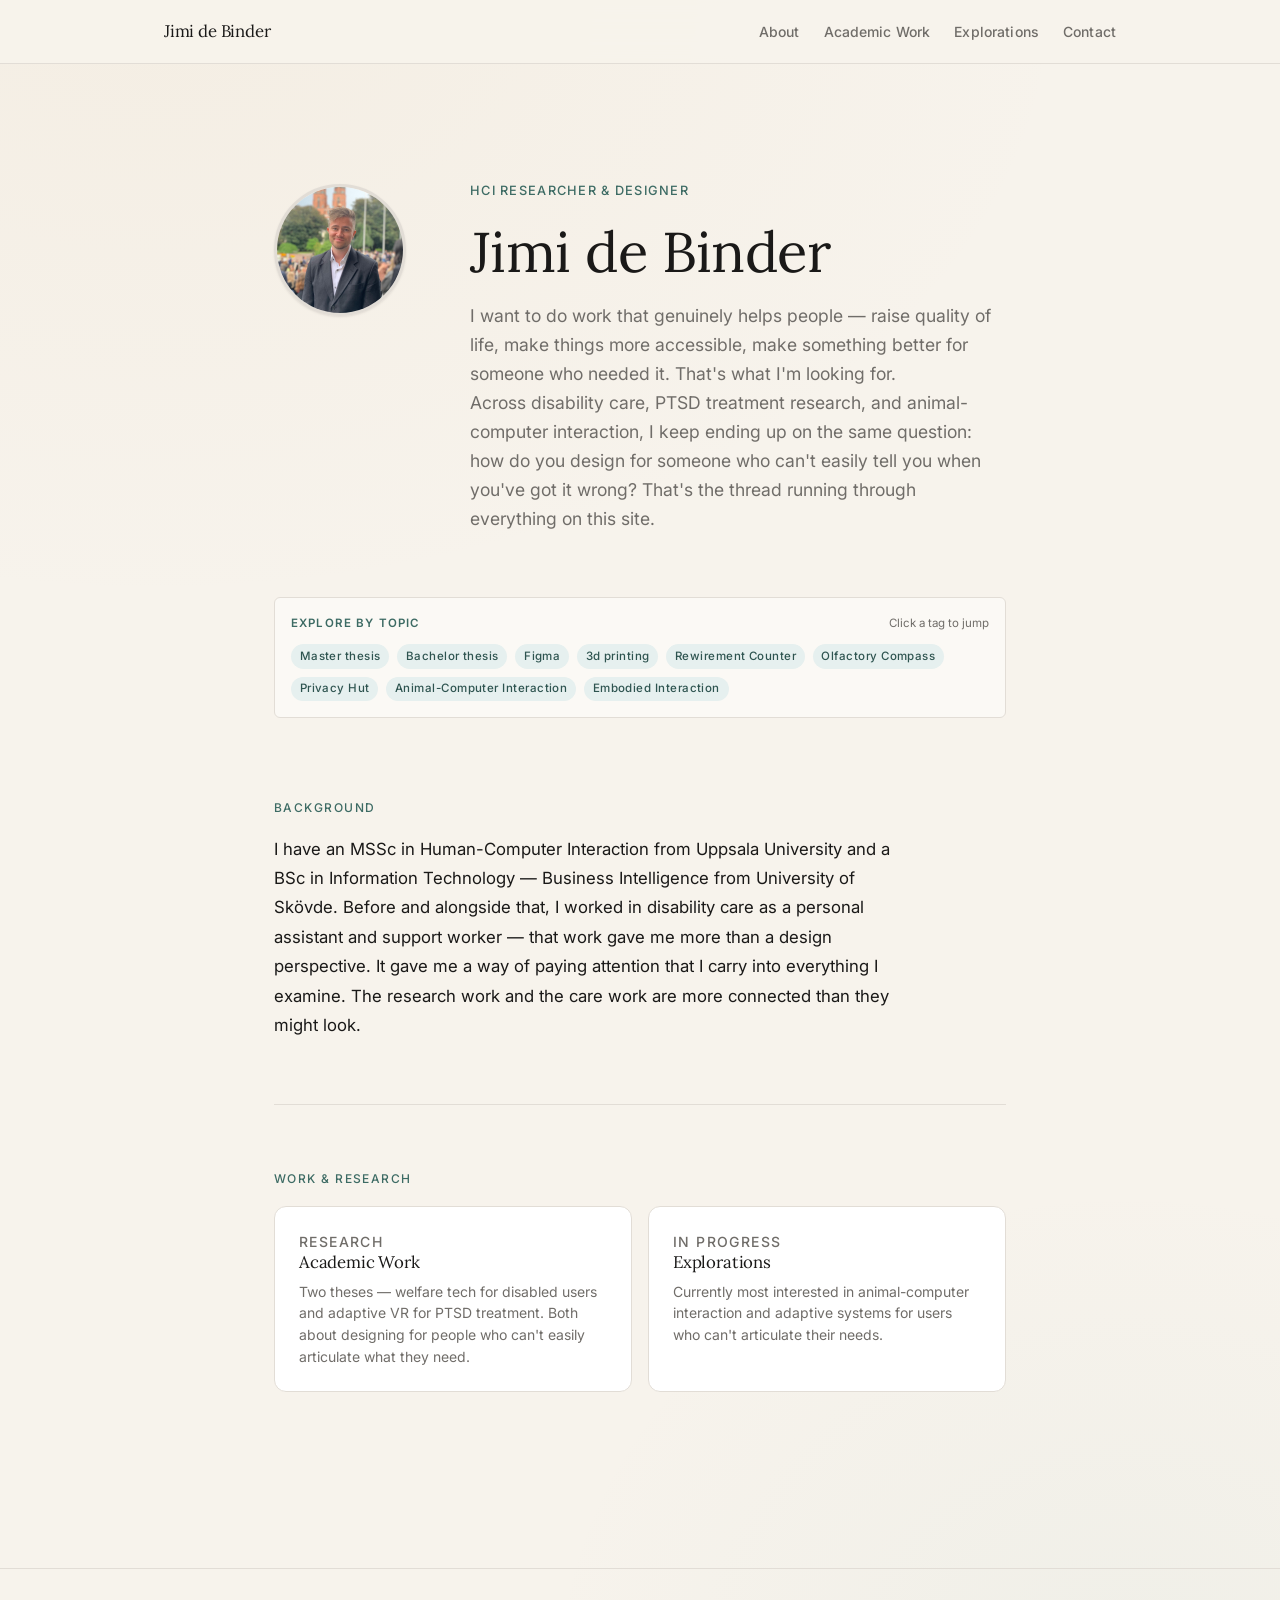
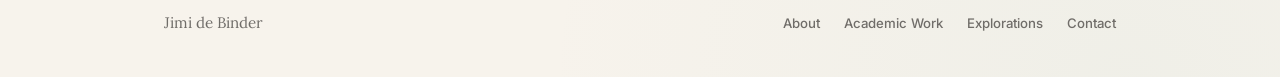
<file: index.html>
<!DOCTYPE html>
<html lang="en">
<head>
  <meta charset="UTF-8">
  <meta name="viewport" content="width=device-width, initial-scale=1.0">
  <title>Jimi de Binder — HCI & Interaction Design</title>
  <meta name="description" content="HCI graduate and interaction designer with a background in adaptive systems, assistive technology, and disability care. Looking for research roles.">
  <link rel="preconnect" href="https://fonts.googleapis.com">
  <link rel="preconnect" href="https://fonts.gstatic.com" crossorigin>
  <link href="https://fonts.googleapis.com/css2?family=Lora:ital,wght@0,400;0,500;0,600;1,400;1,500&family=Inter:wght@300;400;500;600&display=swap" rel="stylesheet">
  <link rel="stylesheet" href="styles.css">
</head>
<body>

  <nav class="site-nav">
    <div class="nav-inner">
      <a href="index.html" class="nav-logo">Jimi de Binder</a>
      <button class="nav-toggle" aria-label="Toggle navigation" aria-expanded="false">
        <span></span><span></span><span></span>
      </button>
      <ul class="nav-links">
        <li><a href="about.html">About</a></li>
        <li><a href="academic.html">Academic Work</a></li>
        <li><a href="explorations.html">Explorations</a></li>
        <li><a href="contact.html">Contact</a></li>
      </ul>
    </div>
  </nav>

  <main>
    <div class="container">

      <section class="hero">
        <div class="hero-photo-wrap">
          <img src="images/jimi.jpg" alt="Jimi de Binder" class="hero-photo">
          <p class="hero-photo-caption">Taken outside the building where the graduation ceremony was held in Uppsala, 2024.</p>
        </div>
        <div class="hero-text">
          <span class="hero-label">HCI researcher &amp; designer</span>
          <h1>Jimi de Binder</h1>
          <p class="hero-subtitle">I want to do work that genuinely helps people — raise quality of life, make things more accessible, make something better for someone who needed it. That's what I'm looking for.</p>
          <p class="hero-subtitle">Across disability care, PTSD treatment research, and animal-computer interaction, I keep ending up on the same question: how do you design for someone who can't easily tell you when you've got it wrong? That's the thread running through everything on this site.</p>
        </div>
      </section>

      <nav class="topic-nav" aria-label="Jump to topics">
        <div class="topic-nav-heading">
          <span class="topic-nav-label">Explore by topic</span>
          <span class="topic-nav-hint">Click a tag to jump</span>
        </div>
        <div class="topic-tags">
          <a href="academic.html#masters-thesis" class="tag">Master thesis</a>
          <a href="academic.html#bachelors-thesis" class="tag">Bachelor thesis</a>
          <a href="academic.html#figma" class="tag">Figma</a>
          <a href="explorations.html#sisu-compass" class="tag">3d printing</a>
          <a href="explorations.html#rewirement-counter" class="tag">Rewirement Counter</a>
          <a href="explorations.html#sisu-compass" class="tag">Olfactory Compass</a>
          <a href="explorations.html#animal-computer-interaction" class="tag">Privacy Hut</a>
          <a href="explorations.html#animal-computer-interaction" class="tag">Animal-Computer Interaction</a>
          <a href="academic.html#embodied-interaction" class="tag">Embodied Interaction</a>
        </div>
      </nav>

      <section class="section reveal">
        <span class="section-label">Background</span>
        <p style="font-size: 1.05rem; line-height: 1.75; max-width: 640px;">I have an MSSc in Human-Computer Interaction from Uppsala University and a BSc in Information Technology — Business Intelligence from University of Skövde. Before and alongside that, I worked in disability care as a personal assistant and support worker — that work gave me more than a design perspective. It gave me a way of paying attention that I carry into everything I examine. The research work and the care work are more connected than they might look.</p>
      </section>

      <section class="section reveal" style="transition-delay: 0.05s">
        <span class="section-label">Work &amp; Research</span>
        <div class="section-cards">
          <a href="academic.html" class="section-card">
            <p class="section-card-label">Research</p>
            <h3>Academic Work</h3>
            <p>Two theses — welfare tech for disabled users and adaptive VR for PTSD treatment. Both about designing for people who can't easily articulate what they need.</p>
          </a>
          <a href="explorations.html" class="section-card">
            <p class="section-card-label">In progress</p>
            <h3>Explorations</h3>
            <p>Currently most interested in animal-computer interaction and adaptive systems for users who can't articulate their needs.</p>
          </a>
        </div>
      </section>

    </div>
  </main>

  <footer class="site-footer">
    <div class="footer-inner">
      <span class="footer-name">Jimi de Binder</span>
      <ul class="footer-links">
        <li><a href="about.html">About</a></li>
        <li><a href="academic.html">Academic Work</a></li>
        <li><a href="explorations.html">Explorations</a></li>
        <li><a href="contact.html">Contact</a></li>
      </ul>
    </div>
  </footer>

  <script src="script.js"></script>
</body>
</html>
</file>
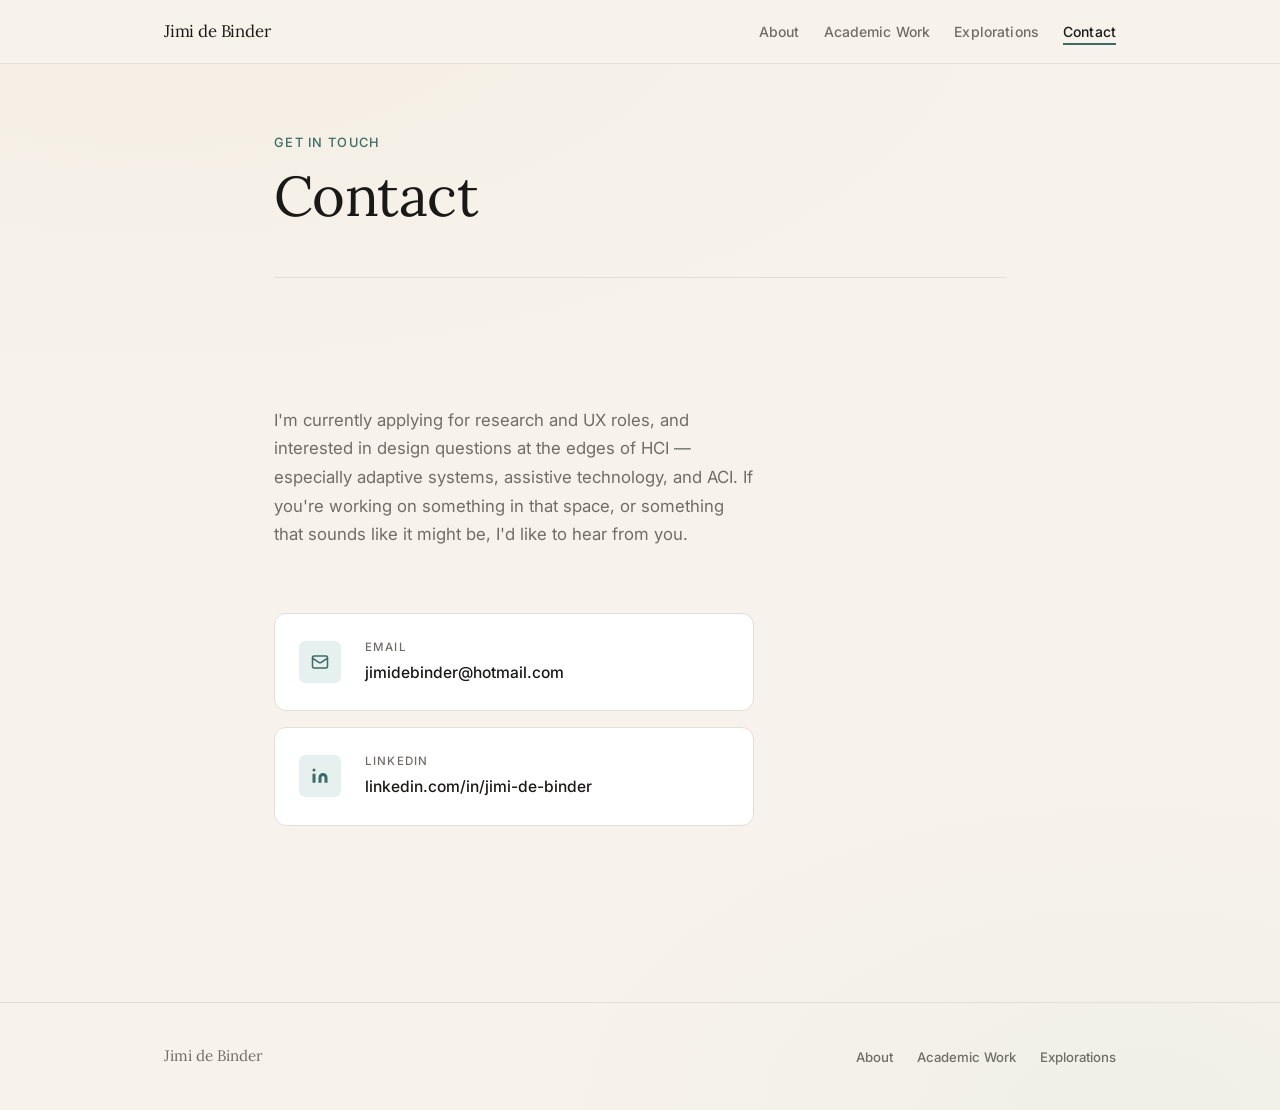
<file: contact.html>
<!DOCTYPE html>
<html lang="en">
<head>
  <meta charset="UTF-8">
  <meta name="viewport" content="width=device-width, initial-scale=1.0">
  <title>Contact — Jimi de Binder</title>
  <meta name="description" content="Get in touch with Jimi de Binder, HCI researcher and interaction designer.">
  <link rel="preconnect" href="https://fonts.googleapis.com">
  <link rel="preconnect" href="https://fonts.gstatic.com" crossorigin>
  <link href="https://fonts.googleapis.com/css2?family=Lora:ital,wght@0,400;0,500;0,600;1,400;1,500&family=Inter:wght@300;400;500;600&display=swap" rel="stylesheet">
  <link rel="stylesheet" href="styles.css">
</head>
<body>

  <nav class="site-nav">
    <div class="nav-inner">
      <a href="index.html" class="nav-logo">Jimi de Binder</a>
      <button class="nav-toggle" aria-label="Toggle navigation" aria-expanded="false">
        <span></span><span></span><span></span>
      </button>
      <ul class="nav-links">
        <li><a href="about.html">About</a></li>
        <li><a href="academic.html">Academic Work</a></li>
        <li><a href="explorations.html">Explorations</a></li>
        <li><a href="contact.html">Contact</a></li>
      </ul>
    </div>
  </nav>

  <main>
    <div class="container">

      <header class="page-header">
        <span class="page-header-label">Get in touch</span>
        <h1>Contact</h1>
      </header>

      <section class="section">
        <p class="contact-intro">I'm currently applying for research and UX roles, and interested in design questions at the edges of HCI — especially adaptive systems, assistive technology, and ACI. If you're working on something in that space, or something that sounds like it might be, I'd like to hear from you.</p>

        <div class="contact-links reveal">

          <a href="mailto:jimidebinder@hotmail.com" class="contact-link">
            <span class="contact-icon" aria-hidden="true">
              <svg viewBox="0 0 24 24" fill="none" stroke="currentColor" stroke-width="2" stroke-linecap="round" stroke-linejoin="round" aria-hidden="true">
                <rect x="2" y="4" width="20" height="16" rx="2"/>
                <path d="m22 7-8.97 5.7a1.94 1.94 0 0 1-2.06 0L2 7"/>
              </svg>
            </span>
            <span class="contact-link-text">
              <span class="contact-link-label">Email</span>
              <span class="contact-link-value">jimidebinder@hotmail.com</span>
            </span>
          </a>

          <a href="https://www.linkedin.com/in/jimi-de-binder-7b1638155/" class="contact-link" target="_blank" rel="noopener noreferrer">
            <span class="contact-icon" aria-hidden="true">
              <svg viewBox="0 0 24 24" fill="currentColor" aria-hidden="true">
                <path d="M16 8a6 6 0 0 1 6 6v7h-4v-7a2 2 0 0 0-2-2 2 2 0 0 0-2 2v7h-4v-7a6 6 0 0 1 6-6z"/>
                <rect x="2" y="9" width="4" height="12"/>
                <circle cx="4" cy="4" r="2"/>
              </svg>
            </span>
            <span class="contact-link-text">
              <span class="contact-link-label">LinkedIn</span>
              <span class="contact-link-value">linkedin.com/in/jimi-de-binder</span>
            </span>
          </a>

        </div>
      </section>

    </div>
  </main>

  <footer class="site-footer">
    <div class="footer-inner">
      <span class="footer-name">Jimi de Binder</span>
      <ul class="footer-links">
        <li><a href="about.html">About</a></li>
        <li><a href="academic.html">Academic Work</a></li>
        <li><a href="explorations.html">Explorations</a></li>
      </ul>
    </div>
  </footer>

  <script src="script.js"></script>
</body>
</html>
</file>
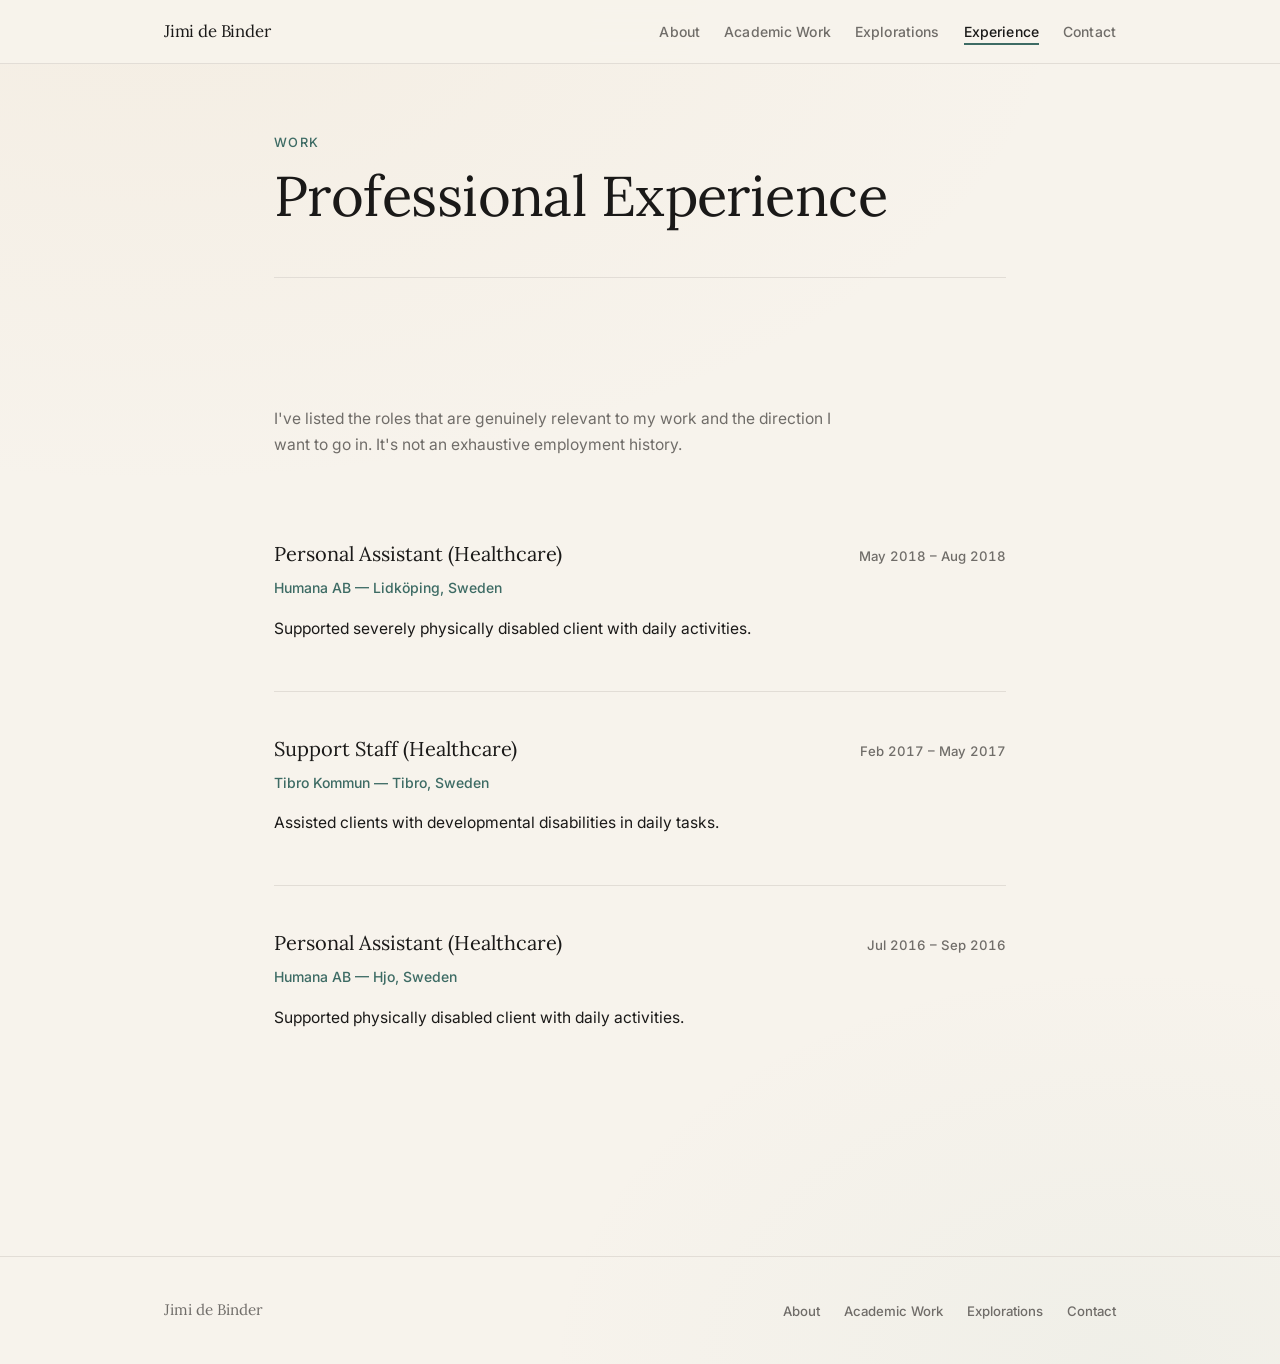
<file: experience.html>
<!DOCTYPE html>
<html lang="en">
<head>
  <meta charset="UTF-8">
  <meta name="viewport" content="width=device-width, initial-scale=1.0">
  <title>Experience — Jimi de Binder</title>
  <meta name="description" content="Professional experience of Jimi de Binder: disability care, personal assistance, and support work.">
  <link rel="preconnect" href="https://fonts.googleapis.com">
  <link rel="preconnect" href="https://fonts.gstatic.com" crossorigin>
  <link href="https://fonts.googleapis.com/css2?family=Lora:ital,wght@0,400;0,500;0,600;1,400;1,500&family=Inter:wght@300;400;500;600&display=swap" rel="stylesheet">
  <link rel="stylesheet" href="styles.css">
</head>
<body>

  <nav class="site-nav">
    <div class="nav-inner">
      <a href="index.html" class="nav-logo">Jimi de Binder</a>
      <button class="nav-toggle" aria-label="Toggle navigation" aria-expanded="false">
        <span></span><span></span><span></span>
      </button>
      <ul class="nav-links">
        <li><a href="about.html">About</a></li>
        <li><a href="academic.html">Academic Work</a></li>
        <li><a href="explorations.html">Explorations</a></li>
        <li><a href="experience.html">Experience</a></li>
        <li><a href="contact.html">Contact</a></li>
      </ul>
    </div>
  </nav>

  <main>
    <div class="container">

      <header class="page-header">
        <span class="page-header-label">Work</span>
        <h1>Professional Experience</h1>
      </header>

      <section class="section">
        <p style="font-size: 0.975rem; color: var(--color-text-muted); margin-bottom: var(--space-lg); max-width: 560px; line-height: 1.65;">I've listed the roles that are genuinely relevant to my work and the direction I want to go in. It's not an exhaustive employment history.</p>
        <div class="experience-list">

          <div class="experience-item reveal">
            <div class="experience-header">
              <span class="experience-role">Personal Assistant (Healthcare)</span>
              <span class="experience-period">May 2018 – Aug 2018</span>
            </div>
            <p class="experience-org">Humana AB &mdash; Lidköping, Sweden</p>
            <div class="experience-description">
              <p>Supported severely physically disabled client with daily activities.</p>
            </div>
          </div>

          <div class="experience-item reveal" style="transition-delay: 0.05s">
            <div class="experience-header">
              <span class="experience-role">Support Staff (Healthcare)</span>
              <span class="experience-period">Feb 2017 – May 2017</span>
            </div>
            <p class="experience-org">Tibro Kommun &mdash; Tibro, Sweden</p>
            <div class="experience-description">
              <p>Assisted clients with developmental disabilities in daily tasks.</p>
            </div>
          </div>

          <div class="experience-item reveal" style="transition-delay: 0.08s">
            <div class="experience-header">
              <span class="experience-role">Personal Assistant (Healthcare)</span>
              <span class="experience-period">Jul 2016 – Sep 2016</span>
            </div>
            <p class="experience-org">Humana AB &mdash; Hjo, Sweden</p>
            <div class="experience-description">
              <p>Supported physically disabled client with daily activities.</p>
            </div>
          </div>

        </div>
      </section>

    </div>
  </main>

  <footer class="site-footer">
    <div class="footer-inner">
      <span class="footer-name">Jimi de Binder</span>
      <ul class="footer-links">
        <li><a href="about.html">About</a></li>
        <li><a href="academic.html">Academic Work</a></li>
        <li><a href="explorations.html">Explorations</a></li>
        <li><a href="contact.html">Contact</a></li>
      </ul>
    </div>
  </footer>

  <script src="script.js"></script>
</body>
</html>
</file>
<file: styles.css>
@import url('https://fonts.googleapis.com/css2?family=Lora:ital,wght@0,400;0,500;0,600;1,400;1,500&family=Inter:wght@300;400;500;600&display=swap');

/* ===== CUSTOM PROPERTIES ===== */
:root {
  --color-bg: #F7F3EC;
  --color-surface: #FFFFFF;
  --color-text: #1A1918;
  --color-text-muted: #706D69;
  --color-accent: #3D6B64;
  --color-accent-dark: #2E5450;
  --color-accent-light: #E6F0EF;
  --color-border: #E2DDD6;
  --color-nav-bg: rgba(247, 243, 236, 0.96);

  --font-display: 'Lora', Georgia, serif;
  --font-body: 'Inter', system-ui, -apple-system, sans-serif;

  --space-xs: 0.5rem;
  --space-sm: 1rem;
  --space-md: 1.5rem;
  --space-lg: 2.5rem;
  --space-xl: 4rem;
  --space-2xl: 7rem;

  --max-width: 780px;
  --nav-height: 64px;

  --radius-sm: 6px;
  --radius-md: 12px;

  --transition-fast: 150ms ease;
  --transition-base: 250ms ease;
  --transition-slow: 450ms ease;

  --shadow-sm: 0 1px 3px rgba(26, 25, 24, 0.06), 0 1px 2px rgba(26, 25, 24, 0.04);
  --shadow-md: 0 4px 16px rgba(26, 25, 24, 0.09), 0 2px 4px rgba(26, 25, 24, 0.05);
}

/* ===== RESET ===== */
*, *::before, *::after {
  box-sizing: border-box;
  margin: 0;
  padding: 0;
}

html {
  scroll-behavior: smooth;
  font-size: 16px;
}

body {
  font-family: var(--font-body);
  background-color: var(--color-bg);
  background-image:
    radial-gradient(ellipse 110% 55% at 12% 0%, rgba(215, 185, 140, 0.09) 0%, transparent 65%),
    radial-gradient(ellipse 70% 45% at 88% 100%, rgba(140, 185, 175, 0.07) 0%, transparent 65%);
  color: var(--color-text);
  line-height: 1.7;
  -webkit-font-smoothing: antialiased;
  -moz-osx-font-smoothing: grayscale;
}

::selection {
  background: var(--color-accent-light);
  color: var(--color-accent-dark);
}

:focus-visible {
  outline: 2px solid var(--color-accent);
  outline-offset: 3px;
  border-radius: 3px;
}

/* ===== TYPOGRAPHY ===== */
h1, h2, h3, h4 {
  font-family: var(--font-display);
  font-weight: 400;
  line-height: 1.2;
  letter-spacing: -0.01em;
  text-rendering: optimizeLegibility;
}

h1 { font-size: clamp(2.2rem, 5.5vw, 3.5rem); }
h2 { font-size: clamp(1.5rem, 3vw, 2rem); }
h3 { font-size: clamp(1.1rem, 2vw, 1.4rem); }
h4 { font-size: 1.05rem; }

p {
  margin-bottom: var(--space-sm);
}

p:last-child {
  margin-bottom: 0;
}

a {
  color: var(--color-accent);
  text-decoration: none;
  transition: color var(--transition-fast);
}

a:hover {
  color: var(--color-accent-dark);
}

/* ===== LAYOUT ===== */
.container {
  max-width: var(--max-width);
  margin: 0 auto;
  padding: 0 var(--space-md);
}

main {
  padding-bottom: var(--space-2xl);
  min-height: calc(100vh - var(--nav-height) - 160px);
}

/* ===== NAVIGATION ===== */
.site-nav {
  position: sticky;
  top: 0;
  z-index: 100;
  background: var(--color-nav-bg);
  backdrop-filter: blur(14px);
  -webkit-backdrop-filter: blur(14px);
  border-bottom: 1px solid var(--color-border);
  height: var(--nav-height);
}

.nav-inner {
  display: flex;
  align-items: center;
  justify-content: space-between;
  height: 100%;
  max-width: 1000px;
  margin: 0 auto;
  padding: 0 var(--space-md);
}

.nav-logo {
  font-family: var(--font-display);
  font-size: 1.05rem;
  font-weight: 400;
  color: var(--color-text);
  letter-spacing: -0.01em;
  transition: color var(--transition-fast);
}

.nav-logo:hover {
  color: var(--color-accent);
}

.nav-links {
  display: flex;
  list-style: none;
  gap: var(--space-md);
}

.nav-links a {
  font-size: 0.875rem;
  font-weight: 500;
  color: var(--color-text-muted);
  letter-spacing: 0.01em;
  padding-bottom: 3px;
  border-bottom: 2px solid transparent;
  transition: color var(--transition-fast), border-color var(--transition-fast);
}

.nav-links a:hover {
  color: var(--color-text);
  border-bottom-color: var(--color-border);
}

.nav-links a.active {
  color: var(--color-text);
  border-bottom-color: var(--color-accent);
}

/* Mobile nav */
.nav-toggle {
  display: none;
  flex-direction: column;
  justify-content: center;
  background: none;
  border: none;
  cursor: pointer;
  padding: var(--space-xs);
  color: var(--color-text);
  gap: 5px;
}

.nav-toggle span {
  display: block;
  width: 22px;
  height: 2px;
  background: currentColor;
  border-radius: 2px;
  transition: transform var(--transition-base), opacity var(--transition-base);
}

.nav-toggle[aria-expanded="true"] span:nth-child(1) {
  transform: translateY(7px) rotate(45deg);
}

.nav-toggle[aria-expanded="true"] span:nth-child(2) {
  opacity: 0;
}

.nav-toggle[aria-expanded="true"] span:nth-child(3) {
  transform: translateY(-7px) rotate(-45deg);
}

@media (max-width: 640px) {
  .nav-toggle {
    display: flex;
  }

  .nav-links {
    display: none;
    position: absolute;
    top: var(--nav-height);
    left: 0;
    right: 0;
    background: var(--color-bg);
    border-bottom: 1px solid var(--color-border);
    flex-direction: column;
    padding: var(--space-sm) var(--space-md) var(--space-md);
    gap: var(--space-sm);
    box-shadow: 0 8px 24px rgba(26, 25, 24, 0.06);
  }

  .nav-links.open {
    display: flex;
  }

  .nav-links a {
    font-size: 1rem;
    padding: var(--space-xs) 0;
  }
}

/* ===== HERO (landing page) ===== */
.hero {
  display: flex;
  align-items: flex-start;
  gap: var(--space-xl);
  padding: var(--space-2xl) 0 var(--space-xl);
  animation: fadeUp 0.7s ease forwards;
}

.hero-photo-wrap {
  flex-shrink: 0;
  position: relative;
}

.hero-photo {
  width: 132px;
  height: 132px;
  border-radius: 50%;
  object-fit: cover;
  object-position: center top;
  display: block;
  border: 3px solid var(--color-border);
  box-shadow: var(--shadow-sm);
  margin-top: 0.5rem;
  transform: scale(1);
  transition: transform 1.5s ease-out;
}

.hero-photo-wrap:hover .hero-photo {
  transform: scale(1.175);
  transition: transform 0.3s ease-out;
}

.hero-photo-caption {
  position: absolute;
  top: calc(100% + 0.5rem);
  left: 50%;
  transform: translateX(-50%);
  width: 180px;
  text-align: center;
  font-size: 0.7rem;
  line-height: 1.45;
  color: var(--color-text-muted);
  opacity: 0;
  pointer-events: none;
  transition: opacity 1.5s ease-out;
}

.hero-photo-wrap:hover .hero-photo-caption {
  opacity: 1;
  transition: opacity 0.3s ease-out;
}

@media (hover: none) {
  .hero-photo-caption { display: none; }
}

@keyframes textPulse {
  0%   { transform: scale(1); opacity: 1; }
  35%  { transform: scale(1.015); opacity: 0.78; }
  100% { transform: scale(1); opacity: 1; }
}

.hero-photo-wrap:hover + .hero-text .hero-label,
.hero-photo-wrap:hover + .hero-text h1 {
  animation: textPulse 0.55s ease-out forwards;
}

.hero-text {
  flex: 1;
}

@media (max-width: 520px) {
  .hero {
    flex-direction: column;
    gap: var(--space-md);
  }

  .hero-photo {
    width: 90px;
    height: 90px;
    margin-top: 0;
  }

  .hero-photo-caption {
    width: 130px;
  }
}

@keyframes fadeUp {
  from { opacity: 0; transform: translateY(14px); }
  to   { opacity: 1; transform: translateY(0); }
}

.hero-label {
  display: inline-block;
  font-size: 0.8rem;
  font-weight: 500;
  letter-spacing: 0.1em;
  text-transform: uppercase;
  color: var(--color-accent);
  margin-bottom: var(--space-sm);
}

.hero h1 {
  margin-bottom: var(--space-sm);
}

.hero-subtitle {
  font-size: clamp(0.975rem, 2vw, 1.1rem);
  color: var(--color-text-muted);
  max-width: 560px;
  line-height: 1.65;
  margin-bottom: 0;
}

/* ===== PAGE HEADER ===== */
.page-header {
  padding: var(--space-xl) 0 var(--space-lg);
  border-bottom: 1px solid var(--color-border);
  margin-bottom: var(--space-xl);
  animation: fadeUp 0.7s ease forwards;
}

.page-header-label {
  display: inline-block;
  font-size: 0.8rem;
  font-weight: 500;
  letter-spacing: 0.1em;
  text-transform: uppercase;
  color: var(--color-accent);
  margin-bottom: var(--space-xs);
}

.page-header h1 {
  margin-bottom: var(--space-xs);
}

.page-header .lead {
  color: var(--color-text-muted);
  font-size: 1.05rem;
  max-width: 560px;
  line-height: 1.65;
  margin: 0;
}

/* ===== SECTIONS ===== */
.section {
  padding: var(--space-xl) 0;
}

.section + .section {
  border-top: 1px solid var(--color-border);
}

.section-label {
  display: block;
  font-size: 0.75rem;
  font-weight: 500;
  letter-spacing: 0.12em;
  text-transform: uppercase;
  color: var(--color-accent);
  margin-bottom: var(--space-sm);
}

.topic-nav {
  padding: var(--space-sm);
  margin-bottom: var(--space-sm);
  background: rgba(255, 255, 255, 0.52);
  border: 1px solid var(--color-border);
  border-radius: var(--radius-sm);
}

.topic-nav-heading {
  display: flex;
  align-items: baseline;
  justify-content: space-between;
  gap: var(--space-sm);
  margin-bottom: 0.65rem;
}

.topic-nav-label {
  font-size: 0.72rem;
  font-weight: 600;
  letter-spacing: 0.1em;
  text-transform: uppercase;
  color: var(--color-accent);
}

.topic-nav-hint {
  font-size: 0.72rem;
  color: var(--color-text-muted);
}

.topic-tags {
  display: flex;
  flex-wrap: wrap;
  gap: 0.5rem;
}

.topic-tags .tag {
  cursor: pointer;
  transition: background var(--transition-fast), color var(--transition-fast), transform var(--transition-fast);
}

.topic-tags .tag:hover {
  background: var(--color-accent);
  color: #fff;
  transform: translateY(-1px);
}

.anchor-target {
  scroll-margin-top: calc(var(--nav-height) + var(--space-sm));
}

/* ===== SCROLL REVEAL ===== */
.reveal {
  opacity: 0;
  transform: translateY(18px);
  transition: opacity var(--transition-slow), transform var(--transition-slow);
}

.reveal.visible {
  opacity: 1;
  transform: translateY(0);
}

/* ===== LANDING PAGE SECTION CARDS ===== */
.section-cards {
  display: grid;
  grid-template-columns: repeat(auto-fit, minmax(200px, 1fr));
  gap: var(--space-sm);
  margin-top: var(--space-sm);
}

.section-card {
  display: block;
  background: var(--color-surface);
  border: 1px solid var(--color-border);
  border-radius: var(--radius-md);
  padding: var(--space-md) var(--space-md) var(--space-md);
  color: var(--color-text);
  transition: box-shadow var(--transition-base), transform var(--transition-base), border-color var(--transition-base);
}

.section-card:hover {
  box-shadow: var(--shadow-md);
  transform: translateY(-2px);
  border-color: var(--color-accent);
  color: var(--color-text);
}

.section-card-label {
  font-size: 0.72rem;
  font-weight: 500;
  letter-spacing: 0.1em;
  text-transform: uppercase;
  color: var(--color-accent);
  margin-bottom: 0.35em;
}

.section-card h3 {
  font-size: 1.05rem;
  margin-bottom: 0.5rem;
  color: var(--color-text);
}

.section-card p {
  font-size: 0.875rem;
  color: var(--color-text-muted);
  line-height: 1.55;
  margin: 0;
}

/* ===== ABOUT PAGE ===== */
.about-hero {
  display: flex;
  gap: var(--space-xl);
  align-items: flex-start;
  padding: var(--space-xl) 0 var(--space-lg);
  border-bottom: 1px solid var(--color-border);
  animation: fadeUp 0.7s ease forwards;
}

.about-photo {
  width: 155px;
  height: 195px;
  object-fit: cover;
  object-position: center top;
  border-radius: var(--radius-md);
  flex-shrink: 0;
  border: 1px solid var(--color-border);
}

.about-hero-text {
  padding-top: var(--space-xs);
}

.about-hero-text h1 {
  margin-bottom: var(--space-sm);
}

.about-hero-text .lead {
  font-size: 1.05rem;
  color: var(--color-text-muted);
  line-height: 1.65;
  margin: 0;
}

@media (max-width: 520px) {
  .about-hero {
    flex-direction: column;
    gap: var(--space-md);
  }

  .about-photo {
    width: 120px;
    height: 150px;
  }
}

.about-section-text {
  font-size: 1rem;
  line-height: 1.75;
}

.about-section-text p {
  margin-bottom: var(--space-sm);
}

/* Image grid for about page */
.image-grid {
  display: grid;
  grid-template-columns: repeat(2, 1fr);
  gap: var(--space-sm);
  margin-top: var(--space-md);
}

.image-grid-cell {
  overflow: hidden;
  border-radius: var(--radius-md);
  border: 1px solid var(--color-border);
}

.image-grid img {
  width: 100%;
  aspect-ratio: 4 / 3;
  object-fit: cover;
  display: block;
  cursor: zoom-in;
  transform: scale(1);
  transition: transform 1.5s ease-out;
}

.image-grid-cell:hover img {
  transform: scale(1.22);
  transition: transform 0.3s ease-out;
}

.customer-journey-gallery .image-grid-cell:hover img {
  transform: none;
}

@media (hover: none) {
  .image-grid-cell:hover img {
    transform: none;
  }
}

.image-placeholder {
  aspect-ratio: 4 / 3;
  background: var(--color-accent-light);
  border: 1px dashed var(--color-border);
  border-radius: var(--radius-md);
  display: flex;
  align-items: center;
  justify-content: center;
  color: var(--color-text-muted);
  font-size: 0.8rem;
  font-style: italic;
}

/* ===== THESIS CARDS ===== */
.thesis-list {
  display: flex;
  flex-direction: column;
  gap: var(--space-lg);
}

.thesis-card {
  width: 100%;
  box-sizing: border-box;
  background: var(--color-surface);
  border: 1px solid var(--color-border);
  border-top: 4px solid var(--color-accent);
  border-radius: var(--radius-md);
  padding: var(--space-lg);
  transition: box-shadow var(--transition-base), transform var(--transition-base);
}

.thesis-card:hover {
  box-shadow: var(--shadow-md);
  transform: translateY(-2px);
}

.thesis-tags {
  display: flex;
  gap: 0.5rem;
  flex-wrap: wrap;
  margin-bottom: var(--space-md);
}

/* First tag (Master's / Bachelor's Thesis) rendered as a solid badge */
.thesis-tags .tag:first-child {
  background: var(--color-accent);
  color: #fff;
  font-weight: 600;
  letter-spacing: 0.05em;
}

.tag {
  display: inline-flex;
  align-items: center;
  font-size: 0.72rem;
  font-weight: 500;
  letter-spacing: 0.04em;
  padding: 0.22em 0.75em;
  border-radius: 100px;
  background: var(--color-accent-light);
  color: var(--color-accent-dark);
}

.thesis-card h3 {
  margin-bottom: 0.35rem;
  line-height: 1.3;
}

.thesis-institution {
  font-size: 0.875rem;
  color: var(--color-text-muted);
  margin-bottom: var(--space-md);
}

.thesis-description {
  font-size: 0.975rem;
  line-height: 1.72;
}

.thesis-description p {
  margin-bottom: var(--space-sm);
}

#masters-thesis .thesis-description > .thesis-highlights-label,
#bachelors-thesis .thesis-description > .thesis-highlights-label {
  margin-top: var(--space-md);
  margin-bottom: 0.45rem;
  padding-left: 0.7rem;
  border-left: 2px solid var(--color-accent);
  display: block;
  font-size: 0.8rem;
  font-weight: 600;
  letter-spacing: 0.12em;
  line-height: 1.35;
  text-transform: uppercase;
  color: var(--color-accent-dark);
}

#masters-thesis .thesis-description > .thesis-highlights-label:first-child,
#bachelors-thesis .thesis-description > .thesis-highlights-label:first-child {
  margin-top: 0;
}

#masters-thesis .thesis-highlights-label,
#bachelors-thesis .thesis-highlights-label {
  margin-bottom: 0.55rem;
  padding-left: 0.7rem;
  border-left: 2px solid var(--color-accent);
  display: block;
  font-size: 0.8rem;
  font-weight: 600;
  letter-spacing: 0.12em;
  line-height: 1.35;
  text-transform: uppercase;
  color: var(--color-accent-dark);
}

#bachelors-thesis .exploration-figure {
  margin-top: var(--space-sm);
  margin-bottom: var(--space-xs);
}

#bachelors-thesis .exploration-figure-caption {
  margin-bottom: var(--space-sm);
}

.thesis-section {
  margin-top: var(--space-md);
}

.thesis-section:first-child {
  margin-top: 0;
}

.thesis-card-expander {
  margin-top: var(--space-md);
  padding-top: var(--space-sm);
  border-top: 1px solid var(--color-border);
}

.thesis-card-expander > summary {
  cursor: pointer;
  list-style: none;
  color: var(--color-accent-dark);
  font-size: 0.85rem;
  font-weight: 600;
  letter-spacing: 0.08em;
  text-transform: uppercase;
}

.thesis-card-expander > summary::-webkit-details-marker {
  display: none;
}

.thesis-card-expander > summary::after {
  content: '+';
  float: right;
  font-size: 1.1rem;
  font-weight: 400;
  line-height: 1;
}

.thesis-card-expander[open] > summary::after {
  content: '\2212';
}

.thesis-expanded-content {
  padding-top: var(--space-xs);
}

.thesis-highlights {
  margin-top: var(--space-md);
  padding-top: var(--space-md);
  border-top: 1px solid var(--color-border);
}

.thesis-highlights-label {
  font-size: 0.75rem;
  font-weight: 500;
  letter-spacing: 0.1em;
  text-transform: uppercase;
  color: var(--color-text-muted);
  margin-bottom: var(--space-xs);
}

.highlights-list {
  list-style: none;
  display: flex;
  flex-direction: column;
  gap: 0.45rem;
  margin: 0;
}

.highlights-list li {
  font-size: 0.9rem;
  padding-left: 1.3em;
  position: relative;
  line-height: 1.55;
}

.highlights-list li::before {
  content: '→';
  position: absolute;
  left: 0;
  color: var(--color-accent);
  font-size: 0.8em;
  top: 0.15em;
}

/* ===== ASSIGNMENT CARDS ===== */
.assignment-row {
  display: flex;
  flex-direction: column;
  gap: var(--space-md);
  width: 100%;
  max-width: var(--max-width);
  margin-right: auto;
  margin-left: auto;
  margin-top: var(--space-lg);
}

.assignment-card {
  width: 100%;
  box-sizing: border-box;
  background: var(--color-surface);
  border: 1px solid var(--color-border);
  border-top: 4px solid var(--color-accent);
  border-radius: var(--radius-md);
  overflow: hidden;
  display: flex;
  flex-direction: column;
  transition: box-shadow var(--transition-base), transform var(--transition-base);
}

.cykelgarage-card {
  order: -1;
}

.assignment-card:hover {
  box-shadow: var(--shadow-md);
  transform: translateY(-2px);
}

.assignment-card.is-expanded {
  transform: none;
  box-shadow: var(--shadow-md);
}

.assignment-card-inner {
  padding: var(--space-lg);
  flex: 1;
}

.assignment-tag-row {
  display: flex;
  flex-wrap: wrap;
  gap: 0.35rem;
  padding-bottom: var(--space-sm);
  margin-bottom: var(--space-sm);
  border-bottom: 1px solid var(--color-border);
}

.assignment-card h4 {
  font-family: var(--font-display);
  font-size: 1.05rem;
  font-weight: 500;
  color: var(--color-text);
  margin: 0 0 var(--space-sm);
  padding-bottom: var(--space-sm);
  border-bottom: 1px solid var(--color-border);
  line-height: 1.3;
}

.assignment-pdf-link {
  display: flex;
  align-items: center;
  gap: 0.35rem;
  font-family: var(--font-body);
  font-size: 0.78rem;
  font-weight: 500;
  color: var(--color-accent);
  padding-bottom: var(--space-sm);
  margin-bottom: var(--space-sm);
  border-bottom: 1px solid var(--color-border);
  text-decoration: none;
  margin-bottom: var(--space-sm);
  transition: color 0.15s ease, gap 0.15s ease;
}

.assignment-pdf-link svg {
  width: 13px;
  height: 13px;
  flex-shrink: 0;
}

.assignment-pdf-link:hover {
  color: var(--color-accent-dark);
  gap: 0.5rem;
}

.assignment-figma-link {
  background: var(--color-accent);
  color: #fff;
  border: 1px solid var(--color-accent);
  border-radius: var(--radius-sm);
  padding: 0.65rem 0.8rem;
  margin-bottom: var(--space-md);
}

.assignment-figma-link:hover {
  background: var(--color-accent-dark);
  border-color: var(--color-accent-dark);
  color: #fff;
}

.assignment-preview {
  font-size: 0.85rem;
  color: var(--color-text-muted);
  line-height: 1.65;
  margin: 0;
}

.assignment-toggle {
  display: flex;
  align-items: center;
  justify-content: space-between;
  width: 100%;
  background: none;
  border: none;
  border-top: 1px solid var(--color-border);
  padding: 0.7rem var(--space-lg);
  cursor: pointer;
  font-family: var(--font-body);
  font-size: 0.78rem;
  font-weight: 500;
  color: var(--color-text-muted);
  text-align: left;
  transition: color 0.15s ease, background 0.15s ease;
}

.assignment-toggle:hover {
  color: var(--color-accent);
  background: var(--color-accent-light);
}

.assignment-toggle:focus-visible {
  outline: 2px solid var(--color-accent);
  outline-offset: -2px;
}

.assignment-chevron {
  flex-shrink: 0;
  width: 16px;
  height: 16px;
  display: flex;
  align-items: center;
  justify-content: center;
  transition: transform 0.3s ease;
}

.assignment-chevron svg {
  width: 13px;
  height: 13px;
}

.assignment-card.is-expanded .assignment-chevron {
  transform: rotate(180deg);
}

.assignment-card.is-expanded .assignment-toggle {
  color: var(--color-accent);
}

.assignment-body {
  display: grid;
  grid-template-rows: 0fr;
  transition: grid-template-rows 0.35s ease;
}

.assignment-card.is-expanded .assignment-body {
  grid-template-rows: 1fr;
}

.assignment-body-inner {
  overflow: hidden;
}

.assignment-body-content {
  padding: var(--space-sm) var(--space-lg) var(--space-lg);
  border-top: 1px solid var(--color-border);
}

.assignment-body-content p {
  font-size: 0.875rem;
  line-height: 1.75;
  color: var(--color-text);
  margin: 0 0 var(--space-sm);
}

.assignment-body-content p:last-child {
  margin-bottom: 0;
}

/* Roomier on large screens */
@media (min-width: 1100px) {
  .assignment-card-inner {
    padding: var(--space-lg);
  }
  .assignment-toggle {
    padding: 0.75rem var(--space-lg);
  }
  .assignment-body-content {
    padding: var(--space-sm) var(--space-lg) var(--space-lg);
  }
  .assignment-card h4 {
    font-size: 1.15rem;
  }
  .assignment-preview {
    font-size: 0.9rem;
  }
}

@media (prefers-reduced-motion: reduce) {
  .assignment-card {
    transition: border-color 0.2s ease;
  }
  .assignment-card:hover {
    transform: none;
  }
  .assignment-body,
  .assignment-chevron {
    transition: none;
  }
}

/* ===== EXPERIENCE ===== */
.experience-list {
  display: flex;
  flex-direction: column;
}

.experience-item {
  padding: var(--space-lg) 0;
  border-bottom: 1px solid var(--color-border);
}

.experience-item:last-child {
  border-bottom: none;
}

.experience-header {
  display: flex;
  justify-content: space-between;
  align-items: baseline;
  flex-wrap: wrap;
  gap: var(--space-xs);
  margin-bottom: 0.3rem;
}

.experience-role {
  font-family: var(--font-display);
  font-size: 1.25rem;
  font-weight: 400;
}

.experience-period {
  font-size: 0.825rem;
  color: var(--color-text-muted);
  font-weight: 500;
  white-space: nowrap;
  font-variant-numeric: tabular-nums;
}

.experience-org {
  font-size: 0.875rem;
  color: var(--color-accent);
  font-weight: 500;
  margin-bottom: var(--space-sm);
}

.experience-description {
  font-size: 0.975rem;
  line-height: 1.72;
}

.experience-description p {
  margin-bottom: var(--space-xs);
}

/* ===== EXPLORATIONS ===== */
.exploration-card {
  background: var(--color-surface);
  border: 1px solid var(--color-border);
  border-radius: var(--radius-md);
  padding: var(--space-lg);
  position: relative;
  overflow: hidden;
  transition: box-shadow var(--transition-base), transform var(--transition-base);
}

.exploration-card.is-expandable:hover {
  box-shadow: var(--shadow-md);
  transform: translateY(-1px);
}

.exploration-card::after {
  content: '';
  position: absolute;
  top: 0;
  left: 0;
  right: 0;
  height: 2px;
  background: linear-gradient(90deg, var(--color-accent) 0%, transparent 100%);
}

.exploration-status {
  display: inline-flex;
  align-items: center;
  gap: 0.45em;
  font-size: 0.75rem;
  font-weight: 500;
  letter-spacing: 0.08em;
  text-transform: uppercase;
  color: var(--color-text-muted);
  margin-bottom: var(--space-sm);
}

.status-dot {
  display: inline-block;
  width: 6px;
  height: 6px;
  border-radius: 50%;
  background: var(--color-accent);
  animation: pulse 2.2s ease-in-out infinite;
}

@keyframes pulse {
  0%, 100% { opacity: 1; transform: scale(1); }
  50% { opacity: 0.35; transform: scale(0.85); }
}

.exploration-card h3 {
  margin-bottom: 0.5rem;
}

.exploration-card .card-body {
  font-size: 0.975rem;
  color: var(--color-text-muted);
  line-height: 1.72;
}

.exploration-list {
  display: flex;
  flex-direction: column;
  gap: var(--space-sm);
  margin-bottom: var(--space-md);
}

#rewirement-counter {
  order: -2;
}

#sisu-compass {
  order: -1;
}

#animal-computer-interaction {
  order: 0;
}

.exploration-card.card-tinted {
  background: var(--color-accent-light);
}

.placeholder-note {
  margin-top: var(--space-lg);
  padding: var(--space-md) var(--space-lg);
  border: 1px dashed var(--color-border);
  border-radius: var(--radius-md);
  text-align: center;
}

.placeholder-note p {
  font-size: 0.9rem;
  color: var(--color-text-muted);
  font-style: italic;
  margin: 0;
}

/* Exploration card expand */
.exploration-toggle {
  display: inline-flex;
  align-items: center;
  gap: 0.4rem;
  background: none;
  border: none;
  padding: 0;
  margin-top: var(--space-sm);
  cursor: pointer;
  font-family: var(--font-body);
  font-size: 0.825rem;
  font-weight: 500;
  color: var(--color-accent);
  transition: color 0.15s ease, gap 0.15s ease;
}

.exploration-toggle:hover {
  color: var(--color-accent-dark);
  gap: 0.55rem;
}

.exploration-toggle:focus-visible {
  outline: 2px solid var(--color-accent);
  outline-offset: 3px;
  border-radius: 2px;
}

.exploration-chevron {
  display: flex;
  align-items: center;
  transition: transform 0.3s ease;
}

.exploration-chevron svg {
  width: 14px;
  height: 14px;
}

.exploration-card.is-expanded .exploration-chevron {
  transform: rotate(180deg);
}

.exploration-body {
  display: grid;
  grid-template-rows: 0fr;
  transition: grid-template-rows 0.4s ease;
}

.exploration-card.is-expanded .exploration-body {
  grid-template-rows: 1fr;
}

.exploration-body-inner {
  overflow: hidden;
}

.exploration-body-content {
  margin-top: var(--space-md);
  padding-top: var(--space-md);
  border-top: 1px solid rgba(61, 107, 100, 0.18);
  display: flex;
  flex-direction: column;
  gap: var(--space-sm);
}

.exploration-body-content p {
  font-size: 0.9rem;
  line-height: 1.75;
  color: var(--color-text);
  margin: 0;
}

.exploration-notes {
  display: flex;
  flex-direction: column;
  gap: var(--space-sm);
}

.exploration-notes h4 {
  font-size: 1.05rem;
  color: var(--color-accent-dark);
  margin-top: var(--space-sm);
}

.exploration-notes h4:first-child {
  margin-top: 0;
}

.exploration-notes ul {
  display: flex;
  flex-direction: column;
  gap: var(--space-sm);
  list-style: none;
  margin: 0;
  padding: 0;
}

.exploration-notes li {
  padding-left: 1.25rem;
  position: relative;
}

.exploration-notes li::before {
  content: '\2022';
  position: absolute;
  left: 0;
  color: var(--color-accent);
}

.exploration-figure {
  display: block;
  width: 100%;
  border-radius: var(--radius-sm);
  border: 1px solid var(--color-border);
  cursor: zoom-in;
  transition: opacity 0.2s ease, box-shadow 0.2s ease;
}

.exploration-figure:hover {
  opacity: 0.92;
  box-shadow: var(--shadow-md);
}

.exploration-figure-caption {
  font-size: 0.78rem;
  color: var(--color-text-muted);
  font-style: italic;
  margin: 0;
  text-align: center;
}

.sketchfab-embed-wrapper {
  width: 100%;
}

.sketchfab-embed-wrapper iframe {
  display: block;
  width: 100%;
  aspect-ratio: 16 / 9;
  min-height: 280px;
  border: 0;
  border-radius: var(--radius-sm);
  background: #1b1b1b;
}

.sketchfab-credit {
  margin: 0.35rem 0 0;
  color: var(--color-text-muted);
  font-size: 0.72rem;
  line-height: 1.4;
}

.sketchfab-credit a {
  color: var(--color-accent);
  font-weight: 600;
}

.exploration-image-placeholders {
  display: grid;
  grid-template-columns: repeat(2, minmax(0, 1fr));
  gap: var(--space-sm);
}

.exploration-image-placeholder {
  aspect-ratio: 4 / 3;
  padding: var(--space-md);
  border: 1px dashed var(--color-border);
  border-radius: var(--radius-sm);
  background: rgba(255, 255, 255, 0.3);
  display: flex;
  flex-direction: column;
  align-items: center;
  justify-content: center;
  text-align: center;
}

.exploration-image-placeholder-featured {
  aspect-ratio: 16 / 9;
  padding: 0;
  overflow: hidden;
}

.exploration-image-placeholder-featured img {
  width: 100%;
  height: 100%;
  display: block;
  object-fit: cover;
}

.exploration-image-placeholder > img {
  width: 100%;
  height: 100%;
  display: block;
  object-fit: cover;
  cursor: zoom-in;
}

.exploration-image-placeholder span,
.exploration-image-placeholder p {
  color: var(--color-text-muted);
}

.exploration-image-placeholder span {
  font-size: 0.75rem;
  font-weight: 600;
  letter-spacing: 0.08em;
  text-transform: uppercase;
}

.exploration-image-placeholder p {
  margin: 0.35rem 0 0;
  font-style: italic;
}

@media (max-width: 520px) {
  .exploration-image-placeholders {
    grid-template-columns: 1fr;
  }
}

/* ===== LIGHTBOX ===== */
.lightbox {
  display: none;
  position: fixed;
  inset: 0;
  z-index: 900;
  background: rgba(15, 13, 11, 0.88);
  backdrop-filter: blur(6px);
  align-items: center;
  justify-content: center;
}

.lightbox.is-open {
  display: flex;
}

.lightbox-close {
  position: absolute;
  top: 1rem;
  right: 1rem;
  background: rgba(255, 255, 255, 0.12);
  border: 1px solid rgba(255, 255, 255, 0.18);
  color: #fff;
  border-radius: 50%;
  width: 40px;
  height: 40px;
  display: flex;
  align-items: center;
  justify-content: center;
  cursor: pointer;
  transition: background 0.15s ease;
  z-index: 901;
}

.lightbox-close:hover {
  background: rgba(255, 255, 255, 0.22);
}

.lightbox-close svg {
  width: 18px;
  height: 18px;
}

.lightbox-hint {
  position: absolute;
  bottom: 1.5rem;
  left: 50%;
  transform: translateX(-50%);
  display: flex;
  align-items: center;
  gap: 0.75rem;
  background: rgba(0, 0, 0, 0.55);
  backdrop-filter: blur(8px);
  border: 1px solid rgba(255, 255, 255, 0.12);
  border-radius: 100px;
  padding: 0.45rem 1rem;
  font-family: var(--font-body);
  font-size: 0.72rem;
  color: rgba(255, 255, 255, 0.82);
  white-space: nowrap;
  pointer-events: none;
  user-select: none;
  letter-spacing: 0.02em;
}

.lightbox-hint kbd {
  display: inline-block;
  background: rgba(255, 255, 255, 0.15);
  border: 1px solid rgba(255, 255, 255, 0.25);
  border-radius: 4px;
  padding: 0.1em 0.45em;
  font-family: var(--font-body);
  font-size: 0.68rem;
  font-weight: 600;
  color: #fff;
  letter-spacing: 0.03em;
}

.lightbox-hint-sep {
  color: rgba(255, 255, 255, 0.3);
}

.lightbox-img-wrap {
  max-width: 92vw;
  max-height: 90vh;
  overflow: auto;
  cursor: zoom-in;
  border-radius: var(--radius-sm);
  line-height: 0;
}

.lightbox-img-wrap.is-zoomed {
  cursor: zoom-out;
}

.lightbox-img-wrap img {
  display: block;
  max-width: 80vw;
  max-height: 80vh;
  object-fit: contain;
  border-radius: var(--radius-sm);
  user-select: none;
  transition: max-width 0.25s ease, max-height 0.25s ease;
}

/* Zoom level 1 — moderate */
.lightbox-img-wrap.zoom-1 {
  cursor: zoom-in;
}

.lightbox-img-wrap.zoom-1 img {
  max-width: 165vw;
  max-height: 165vh;
}

/* Zoom level 2 — full native resolution */
.lightbox-img-wrap.zoom-2 {
  cursor: zoom-out;
}

.lightbox-img-wrap.zoom-2 img {
  max-width: none;
  max-height: none;
  width: auto;
  height: auto;
}

@media (prefers-reduced-motion: reduce) {
  .exploration-body,
  .exploration-chevron,
  .lightbox-img-wrap img {
    transition: none;
  }
}

/* ===== CONTACT ===== */
.contact-intro {
  font-size: 1.05rem;
  color: var(--color-text-muted);
  max-width: 480px;
  line-height: 1.7;
  margin-bottom: var(--space-xl);
}

.contact-links {
  display: flex;
  flex-direction: column;
  gap: var(--space-sm);
  max-width: 480px;
}

.contact-link {
  display: flex;
  align-items: center;
  gap: var(--space-md);
  padding: var(--space-md);
  background: var(--color-surface);
  border: 1px solid var(--color-border);
  border-radius: var(--radius-md);
  color: var(--color-text);
  transition: box-shadow var(--transition-base), transform var(--transition-base), border-color var(--transition-base);
}

.contact-link:hover {
  box-shadow: var(--shadow-md);
  transform: translateY(-2px);
  border-color: var(--color-accent);
  color: var(--color-text);
}

.contact-icon {
  width: 42px;
  height: 42px;
  background: var(--color-accent-light);
  border-radius: var(--radius-sm);
  display: flex;
  align-items: center;
  justify-content: center;
  flex-shrink: 0;
  color: var(--color-accent);
}

.contact-icon svg {
  width: 18px;
  height: 18px;
}

.contact-link-text {
  display: flex;
  flex-direction: column;
  gap: 0.15em;
}

.contact-link-label {
  font-size: 0.72rem;
  font-weight: 500;
  letter-spacing: 0.1em;
  text-transform: uppercase;
  color: var(--color-text-muted);
}

.contact-link-value {
  font-size: 0.975rem;
  color: var(--color-text);
  font-weight: 500;
}

/* ===== FOOTER ===== */
.site-footer {
  padding: var(--space-lg) 0;
  border-top: 1px solid var(--color-border);
}

.footer-inner {
  display: flex;
  justify-content: space-between;
  align-items: center;
  flex-wrap: wrap;
  gap: var(--space-sm);
  max-width: 1000px;
  margin: 0 auto;
  padding: 0 var(--space-md);
}

.footer-name {
  font-family: var(--font-display);
  font-size: 0.95rem;
  color: var(--color-text-muted);
}

.footer-links {
  display: flex;
  gap: var(--space-md);
  list-style: none;
  flex-wrap: wrap;
}

.footer-links a {
  font-size: 0.825rem;
  color: var(--color-text-muted);
  font-weight: 500;
  transition: color var(--transition-fast);
}

.footer-links a:hover {
  color: var(--color-accent);
}

/* ===== REDUCED MOTION ===== */
@media (prefers-reduced-motion: reduce) {
  html { scroll-behavior: auto; }

  *, *::before, *::after {
    animation-duration: 0.01ms !important;
    animation-iteration-count: 1 !important;
    transition-duration: 0.01ms !important;
  }

  .reveal {
    opacity: 1;
    transform: none;
  }

  .thesis-card:hover,
  .section-card:hover,
  .contact-link:hover {
    transform: none;
  }
}
</file>
